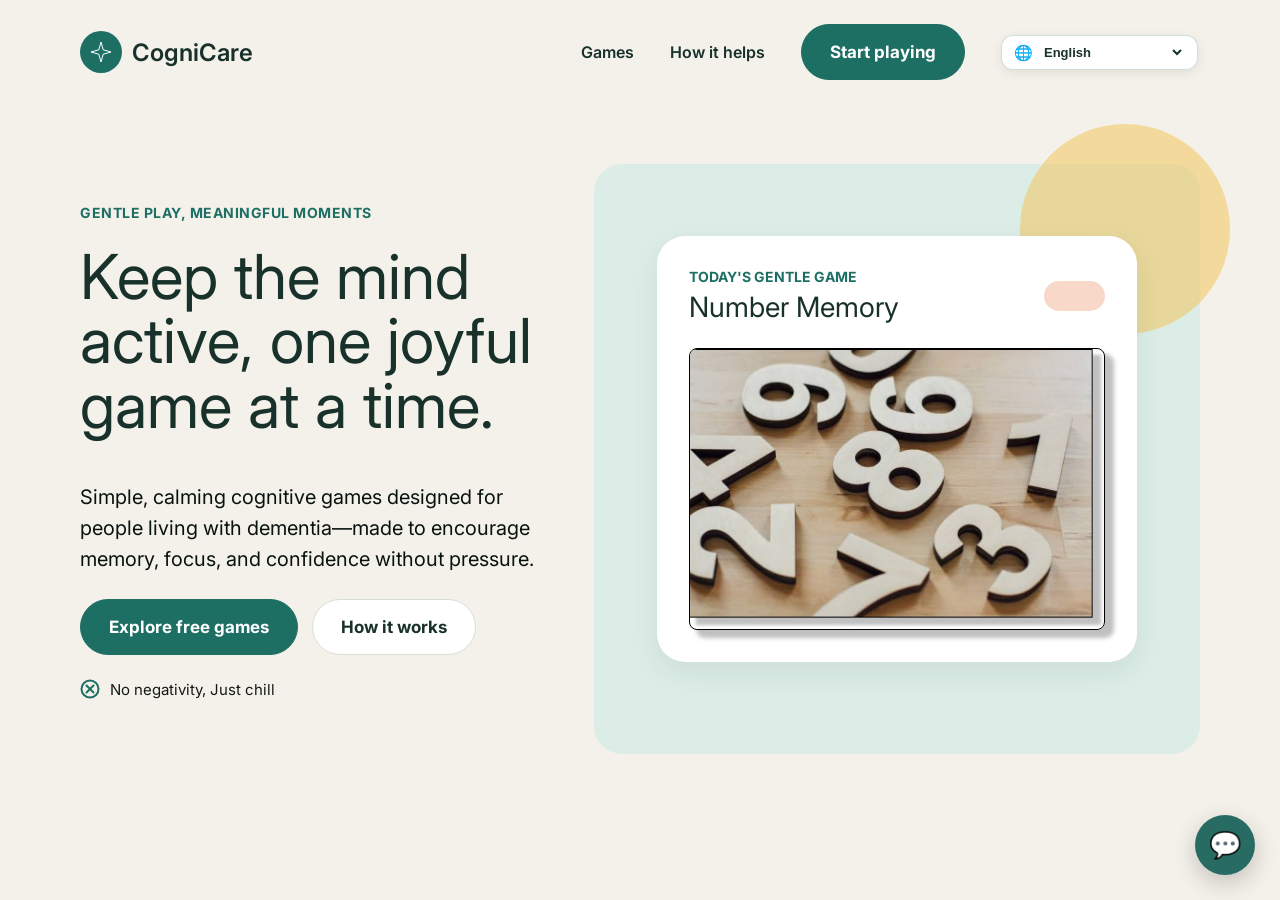
<file: index.html>
<!DOCTYPE html>
<html lang="en">
<head>
    <meta charset="UTF-8">
    <meta name="viewport" content="width=device-width, initial-scale=1.0">
    <title>CogniCare — Cognitive Games</title>

    <link rel="preconnect" href="https://fonts.googleapis.com">
    <link href="https://fonts.googleapis.com/css2?family=Inter:wght@400;600;700&display=swap" rel="stylesheet">

    <link rel="stylesheet" href="style.css">
</head>

<body>

    <header class="landing-nav">

        <div class="brand">

            <span class="brand-mark">
                <svg class="sparkle-icon" viewBox="0 0 22 22" fill="none" xmlns="http://www.w3.org/2000/svg">
                    <path d="M11 1 L13.2 8.8 L21 11 L13.2 13.2 L11 21 L8.8 13.2 L1 11 L8.8 8.8 Z" stroke="#FFFFFF" stroke-width="1"/>
                </svg>
            </span>

            <span class="brand-name">CogniCare</span>

        </div>

        <nav class="nav-links">
            <div class="nav-actions">

    
    
</div>
            <a href="games.html">Games</a>
            <a href="#how-it-helps">How it helps</a>

            <button class="nav-cta" onclick="startGame()">
                Start playing
            </button>
        </nav>

    </header>


    <main class="hero">

        <div class="hero-copy">
       

            <p class="hero-eyebrow">Gentle play, meaningful moments</p>

            <h1 class="hero-title">
                Keep the mind active, one joyful game at a time.
            </h1>

            <p class="hero-description">
                Simple, calming cognitive games designed for people living with dementia—made
                to encourage memory, focus, and confidence without pressure.
            </p>

            <div class="hero-actions">

                <button class="btn-primary" onclick="startGame()">
                    Explore free games
                </button>

                <a href="#how-it-works" class="btn-secondary">
                    How it works
                </a>

            </div>

            <div class="trust-note">

                <svg class="circle-x-icon" viewBox="0 0 20 20" fill="none" xmlns="http://www.w3.org/2000/svg">
                    <circle cx="10" cy="10" r="8.5" stroke="#1D6F64" stroke-width="2"/>
                    <line x1="6.5" y1="6.5" x2="13.5" y2="13.5" stroke="#1D6F64" stroke-width="2" stroke-linecap="round"/>
                    <line x1="13.5" y1="6.5" x2="6.5" y2="13.5" stroke="#1D6F64" stroke-width="2" stroke-linecap="round"/>
                </svg>

                <span>No negativity, Just chill</span>

            </div>

        </div>


        <div class="game-preview">

            <div class="decorative-circle"></div>

            <div class="preview-card" onclick="openPreviewGame('number-memory.html')">

                <div class="preview-heading">

                    <div class="preview-label">
                        <span class="preview-prompt">Today's gentle game</span>
                        <span class="preview-title">Number Memory</span>
                    </div>

                    <span class="preview-progress"></span>

                </div>

                <img
                    src="wooden-numbers.png"
                    alt="Number Memory game preview"
                    class="preview-image">

            </div>

        </div>
        <!-- CHATBOT BUTTON -->
<button id="chatbot-btn" class="chatbot-btn">
    💬
</button>


<!-- CHATBOT BOX -->
<div id="chatbot-box" class="chatbot-box">

    <!-- Chatbot Header -->
    <div class="chatbot-header">
        <div>
            <h3>CogniCare Assistant</h3>
            <p>I'm here to help you 😊</p>
        </div>

        <button id="close-chat">×</button>
    </div>


    <!-- Chat Messages -->
    <div id="chat-messages" class="chat-messages">

        <div class="bot-message">
            Hello! 👋 I'm your CogniCare Assistant.
            <br><br>
            I can help you choose a game, explain activities,
            or answer questions about CogniCare.
        </div>

    </div>


    <!-- Quick Questions -->
    <div class="quick-questions">

        <button onclick="askQuestion('Which game should I play?')">
            🎮 Suggest a game
        </button>

        <button onclick="askQuestion('What is Number Memory?')">
            🔢 Number Memory
        </button>

        <button onclick="askQuestion('How does CogniCare help?')">
            🧠 How does it help?
        </button>

        <button onclick="askQuestion('What games are available?')">
            🎯 Available games
        </button>

    </div>


    <!-- Input -->
    <div class="chat-input">

        <input
            type="text"
            id="user-input"
            placeholder="Type your question..."
        >

        <button id="send-btn">
            ➤
        </button>

    </div>

</div>

    </main>


    <script src="app.js"></script>

    <script src="language.js"></script>

</body>
</html>
</file>
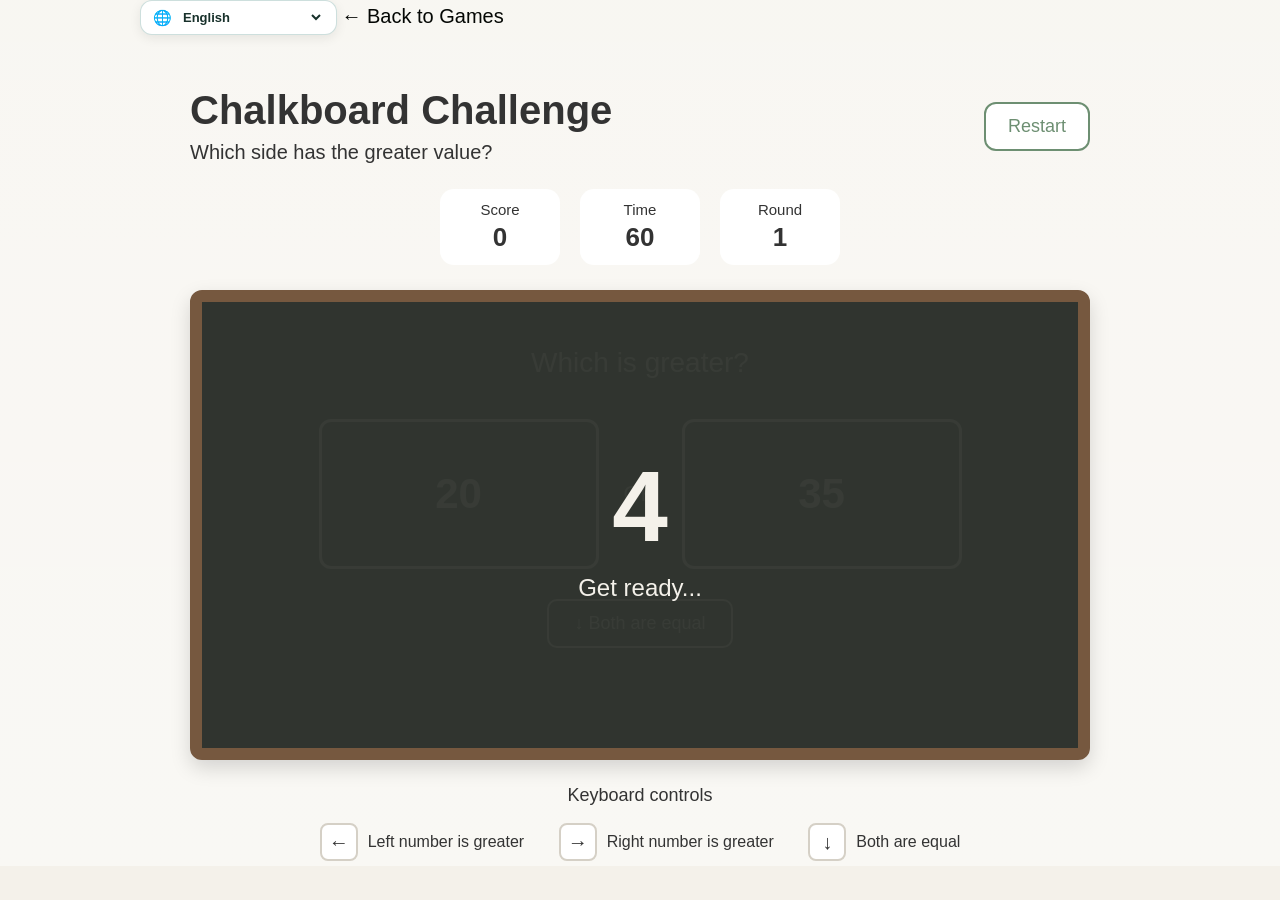
<file: chalkboard-challenge.html>
<!DOCTYPE html>
<html lang="en">

<head>
    <meta charset="UTF-8">
    <meta name="viewport" content="width=device-width, initial-scale=1.0">

    <title>Chalkboard Challenge</title>

    <link rel="stylesheet" href="style.css">
</head>

<body>

    <main class="chalkboard-game-page">

        <div class="game-container">

            <a href="games.html" class="back-link">
                ← Back to Games
            </a>

            <div class="chalkboard-game">

                <div class="chalkboard-header">

                    <div>
                        <h1>Chalkboard Challenge</h1>

                        <p>
                            Which side has the greater value?
                        </p>
                    </div>

                    <button
                        class="restart-button"
                        onclick="startChalkboardGame()">
                        Restart
                    </button>

                </div>


                <!-- GAME INFO -->

                <div class="game-stats">

                    <div class="stat-box">
                        <span>Score</span>
                        <strong id="score">0</strong>
                    </div>

                    <div class="stat-box">
                        <span>Time</span>
                        <strong id="timer">60</strong>
                    </div>

                    <div class="stat-box">
                        <span>Round</span>
                        <strong id="round">1</strong>
                    </div>

                </div>


                <!-- CHALKBOARD -->

                <div class="chalkboard">

                    <div class="chalk-question">
                        Which is greater?
                    </div>

                    <div class="number-area">

                        <button
                            class="number-card"
                            id="leftCard"
                            onclick="chooseAnswer('left')">

                            <span id="leftExpression">
                                20
                            </span>

                        </button>


                        <div class="vs">
                            OR
                        </div>


                        <button
                            class="number-card"
                            id="rightCard"
                            onclick="chooseAnswer('right')">

                            <span id="rightExpression">
                                35
                            </span>

                        </button>

                    </div>


                    <div class="equal-option">

                        <button
                            class="equal-button"
                            onclick="chooseAnswer('equal')">

                            ↓ Both are equal

                        </button>

                    </div>


                    <div
                        id="chalkMessage"
                        class="chalk-message">
                    </div>

                </div>


                <!-- CONTROLS -->

                <div class="keyboard-help">

                    <p>Keyboard controls</p>

                    <div class="key-row">

                        <span class="key">
                            ←
                        </span>

                        <span>
                            Left number is greater
                        </span>

                    </div>

                    <div class="key-row">

                        <span class="key">
                            →
                        </span>

                        <span>
                            Right number is greater
                        </span>

                    </div>

                    <div class="key-row">

                        <span class="key">
                            ↓
                        </span>

                        <span>
                            Both are equal
                        </span>

                    </div>

                </div>

            </div>

        </div>

    </main>

    <script src="chalkboard-challenge.js"></script>

    <script src="language.js"></script>

</body>

</html>
</file>
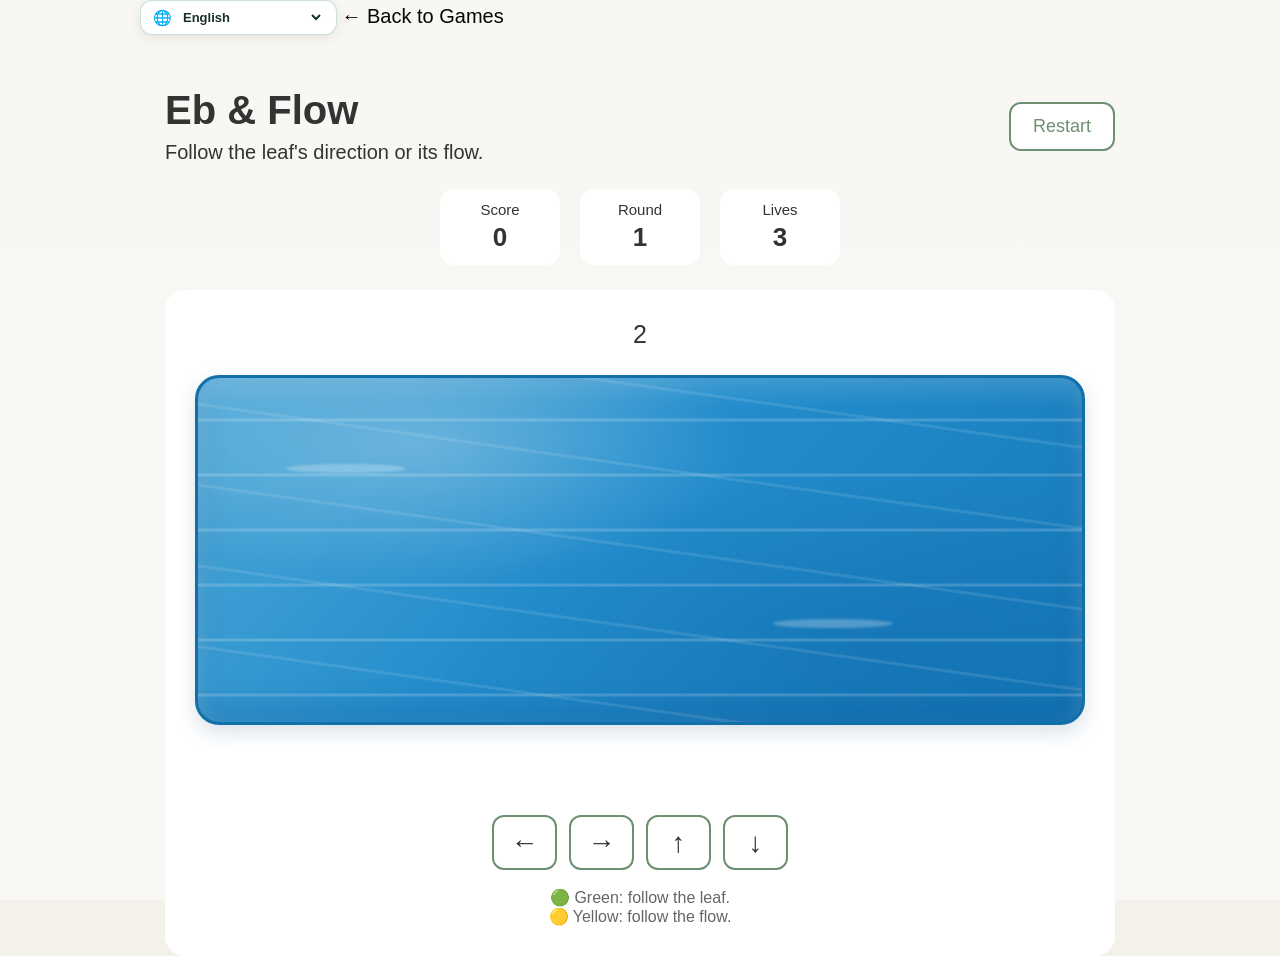
<file: eb-and-flow.html>
<!DOCTYPE html>
<html lang="en">

<head>
    <meta charset="UTF-8">
    <meta name="viewport" content="width=device-width, initial-scale=1.0">

    <title>Eb and Flow</title>

    <link rel="stylesheet" href="style.css">
</head>

<body>

    <main class="eb-and-flow-game-page">

        <div class="game-container">

            <a href="games.html" class="back-link">
                ← Back to Games
            </a>

            <div class="flow-game">

                <!-- HEADER -->

                <div class="flow-header">

                    <div>
                        <h1>Eb and Flow</h1>

                        <p>
                            Follow the leaf's direction or its flow.
                        </p>
                    </div>

                    <button
                        class="restart-button"
                        onclick="startFlowGame()">
                        Restart
                    </button>

                </div>


                <!-- STATS -->

                <div class="game-stats">

                    <div class="stat-box">
                        <span>Score</span>
                        <strong id="flowScore">0</strong>
                    </div>

                    <div class="stat-box">
                        <span>Round</span>
                        <strong id="flowRound">1</strong>
                    </div>

                    <div class="stat-box">
                        <span>Lives</span>
                        <strong id="flowLives">3</strong>
                    </div>

                </div>


                <!-- GAME AREA -->

                <div class="flow-area">

                    <!-- STATUS / COUNTDOWN -->

                    <div
                        id="flowStatus"
                        class="flow-status">
                        Get ready...
                    </div>


                    <!-- WATER -->

                    <div
                        id="flowWater"
                        class="flow-water">

                        <!-- Water highlights -->

                        <div
                            class="water-highlight"
                            style="top: 25%; left: 10%;">
                        </div>

                        <div
                            class="water-highlight"
                            style="top: 70%; left: 65%; animation-delay: 1.5s;">
                        </div>


                        <!-- LEAF -->

                        <div
                            id="flowLeaf"
                            class="flow-leaf">

                            <img
                                src="leaf-green.svg"
                                src="leaf-yellow.svg"
                                alt="Leaf"
                                class="leaf-image">

                        </div>

                    </div>


                    <!-- MESSAGE -->

                    <div
                        id="flowMessage"
                        class="game-message">
                    </div>


                    <!-- ARROW CONTROLS -->

                    <div class="flow-controls">

                        <button
                            class="flow-control"
                            onclick="chooseFlow('left')"
                            aria-label="Left">
                            ←
                        </button>

                        <button
                            class="flow-control"
                            onclick="chooseFlow('right')"
                            aria-label="Right">
                            →
                        </button>

                        <button
                            class="flow-control"
                            onclick="chooseFlow('up')"
                            aria-label="Up">
                            ↑
                        </button>

                        <button
                            class="flow-control"
                            onclick="chooseFlow('down')"
                            aria-label="Down">
                            ↓
                        </button>

                    </div>


                    <!-- HELP -->

                    <p class="flow-help">
                        🟢 Green: follow the leaf.
                        🟡 Yellow: follow the flow.
                    </p>

                </div>

            </div>

        </div>

    </main>


    <!-- GAME JAVASCRIPT -->

    <script src="eb-and-flow.js"></script>

    <script src="language.js"></script>

</body>

</html>
</file>
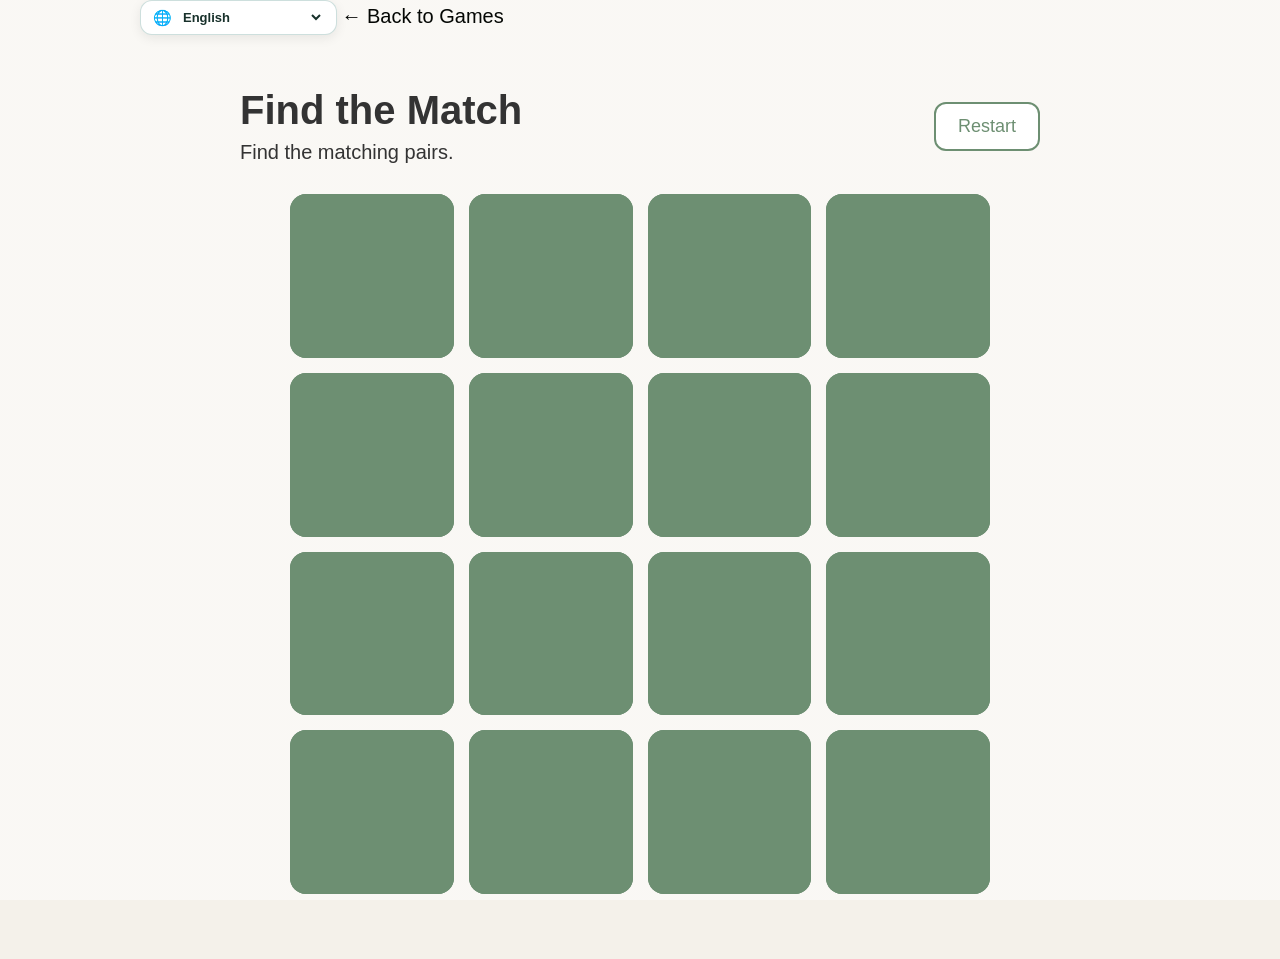
<file: find-match.html>
<!DOCTYPE html>
<html lang="en">

<head>
    <meta charset="UTF-8">
    <meta name="viewport" content="width=device-width, initial-scale=1.0">

    <title>Find the Match</title>

    <link rel="stylesheet" href="style.css">
</head>

<body>

    <main class="find-match-page">

        <div class="game-container">

            <a href="games.html" class="back-link">
                ← Back to Games
            </a>

            <div class="memory-game">

                <div class="memory-header">

                    <div>
                        <h1>Find the Match</h1>

                        <p>
                            Find the matching pairs.
                        </p>
                    </div>

                    <button
                        class="restart-button"
                        onclick="startMemoryGame()">
                        Restart
                    </button>

                </div>


                <div
                    id="gameBoard"
                    class="memory-board">
                </div>


                <div
                    id="gameMessage"
                    class="game-message">
                </div>

            </div>

        </div>

    </main>

    <script src="find-match.js"></script>

    <script src="language.js"></script>

</body>

</html>
</file>
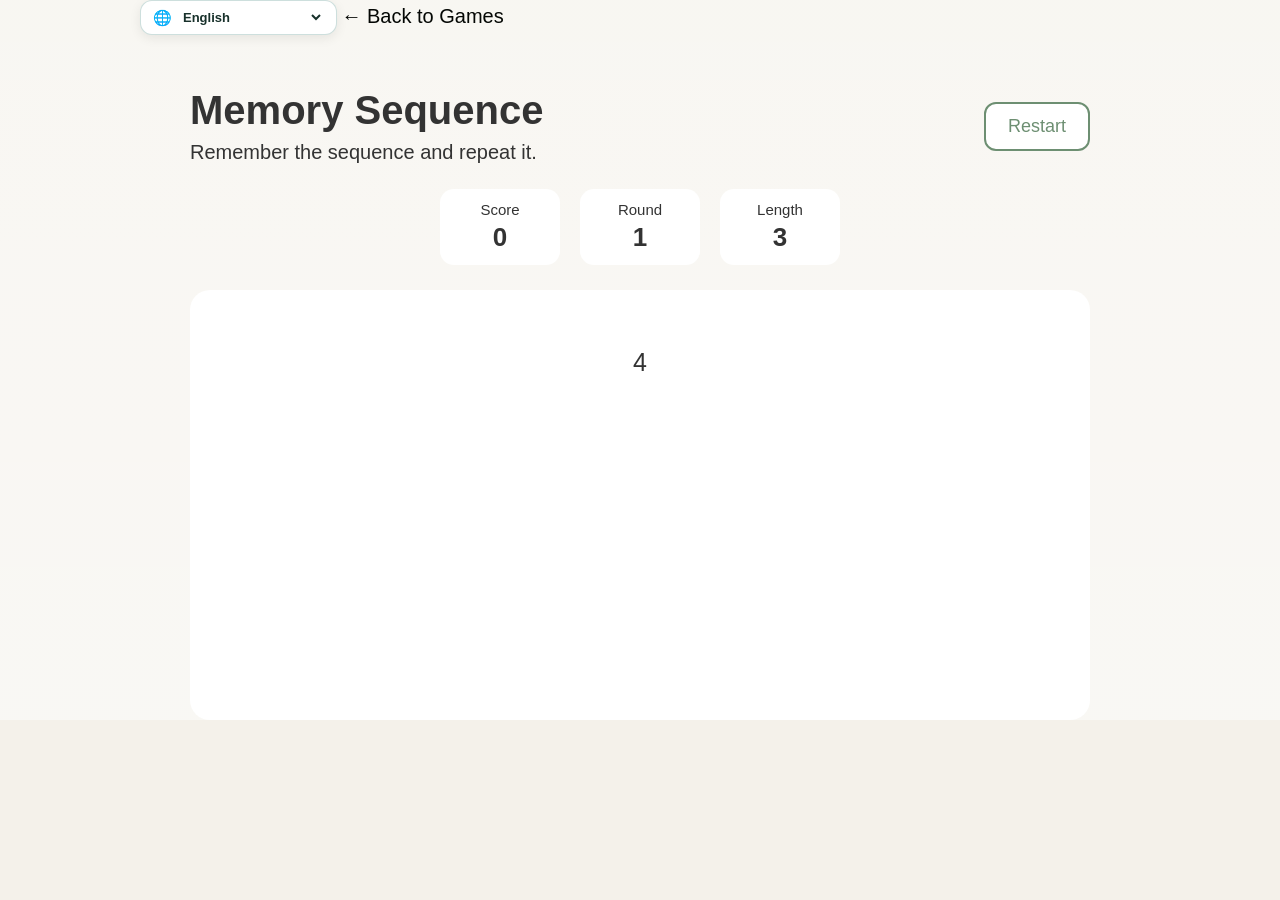
<file: memory-sequence.html>
<!DOCTYPE html>
<html lang="en">

<head>
    <meta charset="UTF-8">
    <meta name="viewport" content="width=device-width, initial-scale=1.0">

    <title>Memory Sequence</title>

    <link rel="stylesheet" href="style.css">
</head>

<body>

    <main class="memory-sequence-game-page">

        <div class="game-container">

            <a href="games.html" class="back-link">
                ← Back to Games
            </a>

            <div class="sequence-game">

                <div class="sequence-header">

                    <div>
                        <h1>Memory Sequence</h1>

                        <p>
                            Remember the sequence and repeat it.
                        </p>
                    </div>

                    <button
                        class="restart-button"
                        onclick="startSequenceGame()">
                        Restart
                    </button>

                </div>


                <!-- GAME INFO -->

                <div class="game-stats">

                    <div class="stat-box">
                        <span>Score</span>
                        <strong id="sequenceScore">0</strong>
                    </div>

                    <div class="stat-box">
                        <span>Round</span>
                        <strong id="sequenceRound">1</strong>
                    </div>

                    <div class="stat-box">
                        <span>Length</span>
                        <strong id="sequenceLength">3</strong>
                    </div>

                </div>


                <!-- SEQUENCE AREA -->

                <div class="sequence-area">

                    <div
                        id="sequenceStatus"
                        class="sequence-status">
                        Get ready...
                    </div>


                    <div
                        id="sequenceDisplay"
                        class="sequence-display">
                    </div>


                    <div
                        id="sequenceButtons"
                        class="sequence-buttons">
                    </div>


                    <div
                        id="sequenceMessage"
                        class="game-message">
                    </div>

                </div>

            </div>

        </div>

    </main>

    <script src="memory-sequence.js"></script>

    <script src="language.js"></script>

</body>

</html>
</file>
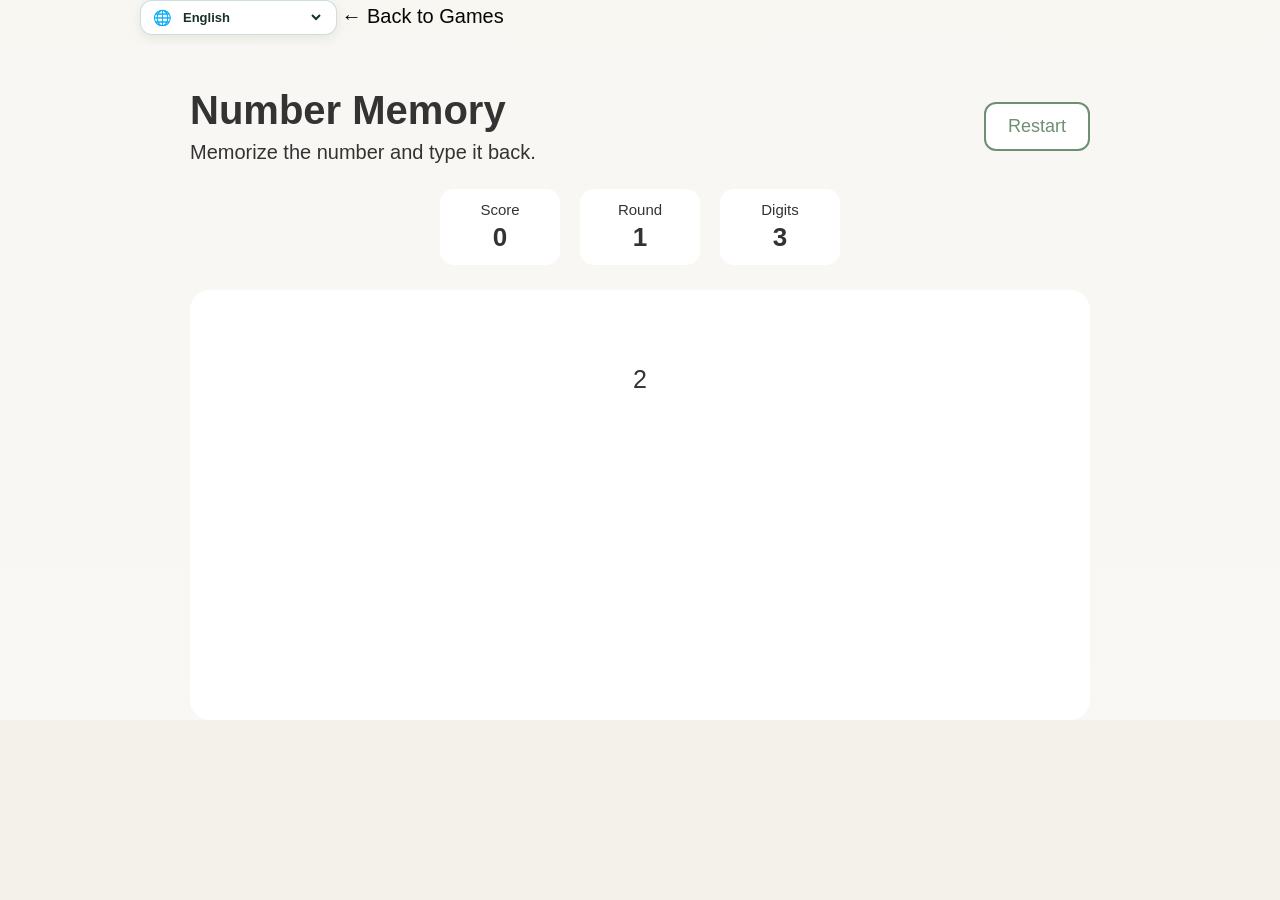
<file: number-memory.html>
<!DOCTYPE html>
<html lang="en">

<head>
    <meta charset="UTF-8">
    <meta name="viewport" content="width=device-width, initial-scale=1.0">

    <title>Number Memory</title>

    <link rel="stylesheet" href="style.css">
</head>

<body>

    <main class="number-memory-game-page">

        <div class="game-container">

            <a href="games.html" class="back-link">
                ← Back to Games
            </a>

            <div class="number-memory-game">

                <div class="number-memory-header">

                    <div>
                        <h1>Number Memory</h1>

                        <p>
                            Memorize the number and type it back.
                        </p>
                    </div>

                    <button
                        class="restart-button"
                        onclick="startNumberMemory()">
                        Restart
                    </button>

                </div>


                <!-- GAME INFO -->

                <div class="game-stats">

                    <div class="stat-box">
                        <span>Score</span>
                        <strong id="numberScore">0</strong>
                    </div>

                    <div class="stat-box">
                        <span>Round</span>
                        <strong id="numberRound">1</strong>
                    </div>

                    <div class="stat-box">
                        <span>Digits</span>
                        <strong id="numberLength">3</strong>
                    </div>

                </div>


                <!-- GAME AREA -->

                <div class="number-memory-area">

                    <div
                        id="numberStatus"
                        class="number-status">
                        Get ready...
                    </div>


                    <div
                        id="numberDisplay"
                        class="number-display">
                    </div>


                    <div
                        id="numberInputArea"
                        class="number-input-area">

                        <input
                            type="text"
                            id="numberInput"
                            class="number-input"
                            inputmode="numeric"
                            autocomplete="off"
                            placeholder="Enter the number"
                        >

                        <button
                            id="numberSubmit"
                            class="game-button"
                            onclick="submitNumber()">
                            Submit
                        </button>

                    </div>


                    <div
                        id="numberMessage"
                        class="game-message">
                    </div>

                </div>

            </div>

        </div>

    </main>

    <script src="number-memory.js"></script>

    <script src="language.js"></script>

</body>

</html>
</file>
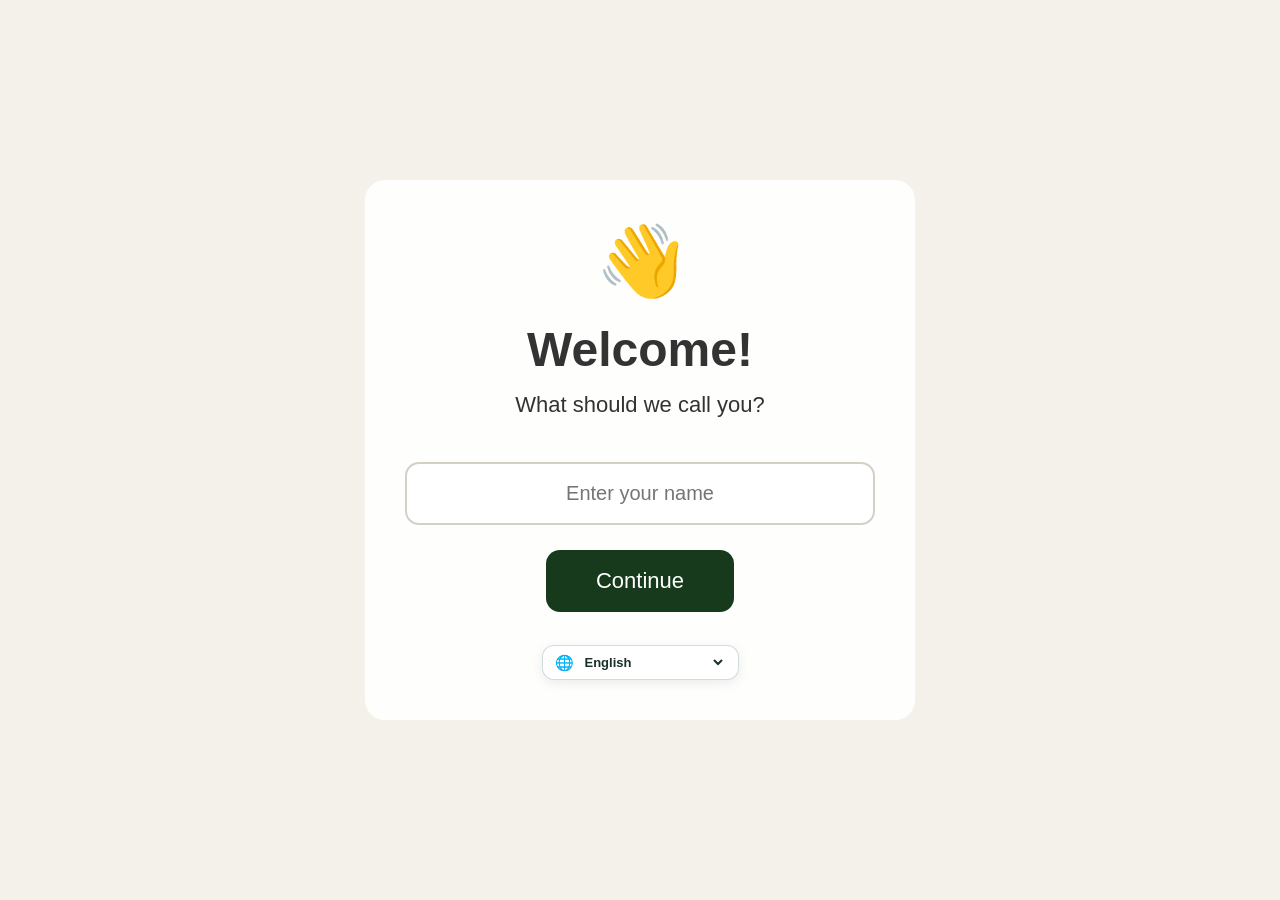
<file: profile.html>
<!DOCTYPE html>
<html lang="en">
<head>
    <meta charset="UTF-8">
    <meta name="viewport" content="width=device-width, initial-scale=1.0">
    <title>Player Profile</title>

    <link rel="stylesheet" href="style.css">
</head>

<body>

    <main class="profile-page">

        <div class="profile-card">

            <div class="logo">👋</div>

            <h1>Welcome!</h1>

            <p class="subtitle">
                What should we call you?
            </p>

            <input
                type="text"
                id="playerName"
                class="name-input"
                placeholder="Enter your name"
                autocomplete="off"
            >

            <button class="primary-button" onclick="continueToGames()">
                Continue
            </button>

            <p id="errorMessage" class="error-message"></p>

        </div>

    </main>

    <script src="app.js"></script>

    <script src="language.js"></script>

</body>
</html>
</file>
<file: style.css>
/* =================================
   GLOBAL STYLES
================================= */

* {
    margin: 0;
    padding: 0;
    box-sizing: border-box;
}

body {
    font-family: Arial, sans-serif;
    background: #f4f1ea;
    color: #333;
}


/* =================================
   LANDING PAGE
================================= */

.landing-page {
    min-height: 100vh;
    display: flex;
    justify-content: center;
    align-items: center;
    text-align: center;
    padding: 30px;
}

.landing-content {
    max-width: 650px;
}

.logo {
    font-size: 70px;
    margin-bottom: 20px;
}

h1 {
    font-size: 48px;
    margin-bottom: 20px;
    font-weight: 600;
}

.subtitle {
    font-size: 22px;
    line-height: 1.6;
    margin-bottom: 40px;
}

.primary-button {
    border: none;
    border-radius: 14px;
    padding: 18px 50px;
    font-size: 22px;
    cursor: pointer;
    background: #163a1b;
    color: white;
}

.primary-button:hover {
    opacity: 0.9;
}


/* =================================
   LANDING PAGE — HERO REDESIGN
   (used by index.html only — profile.html
   still uses .landing-page/.logo/.subtitle/
   .primary-button above)
================================= */

.landing-nav {
    display: flex;
    justify-content: space-between;
    align-items: center;

    padding: 24px 80px;

    font-family: 'Inter', Arial, sans-serif;
}

.brand {
    display: flex;
    align-items: center;
    gap: 12px;
}

.brand-mark {
    width: 42px;
    height: 42px;

    background: #1D6F64;
    border-radius: 999px;

    display: flex;
    align-items: center;
    justify-content: center;
    flex-shrink: 0;
}

.sparkle-icon {
    width: 22px;
    height: 22px;
}

.brand-name {
    font-size: 24px;
    color: #18312B;
}

.nav-links {
    display: flex;
    align-items: center;
    gap: 36px;
}

.nav-links a {
    font-size: 16px;
    font-weight: 600;
    color: #18312B;
    text-decoration: none;
}

.nav-cta {
    border: 1px solid #1D6F64;
    background: #1D6F64;
    color: white;

    border-radius: 999px;
    padding: 0 28px;
    height: 56px;

    font-size: 17px;
    font-weight: 700;
    font-family: inherit;
    cursor: pointer;
}

.nav-cta:hover {
    opacity: 0.9;
}


.hero {
    /* position: relative;
    max-width: 1440px;
    margin: 0 auto;
    padding: 60px 80px 100px;

    display: flex;
    justify-content: space-between;
    align-items: flex-start;
    gap: 40px;

    font-family: 'Inter', Arial, sans-serif; */

    position: relative;
    max-width: 1440px;
    margin: 0 auto;
    padding: 60px 80px 100px;

    display: flex;
    justify-content: space-between;
    align-items: flex-start;
    gap: 40px;

    font-family: 'Inter', Arial, sans-serif;

    /* --- new background --- */
    background-image:
        linear-gradient(rgba(244, 241, 234, 0.4), rgba(244, 241, 234, 0.5)),
        url("https://travelogyindia.b-cdn.net/storage/app/upload/northeast-history.jpg");
    background-size: cover;
    background-position: center;
    background-repeat: no-repeat;
}

.hero-copy {
    display: flex;
    flex-direction: column;
    gap: 24px;

    max-width: 610px;
    padding-top: 40px;
}

.hero-eyebrow {
    font-size: 14px;
    font-weight: 700;
    letter-spacing: 0.5px;
    text-transform: uppercase;
    color: #1D6F64;
}

.hero-title {
    font-size: 62px;
    line-height: 104%;
    font-weight: 400;
    color: #18312B;
}

.hero-description {
    font-size: 20px;
    line-height: 155%;
    color: #081310;
    max-width: 560px;
}

.hero-actions {
    display: flex;
    gap: 14px;
    flex-wrap: wrap;
}

.btn-primary {
    border: 1px solid #1D6F64;
    background: #1D6F64;
    color: white;

    border-radius: 999px;
    padding: 0 28px;
    height: 56px;

    font-size: 17px;
    font-weight: 700;
    font-family: inherit;
    cursor: pointer;

    display: inline-flex;
    align-items: center;
    justify-content: center;
}

.btn-primary:hover {
    opacity: 0.9;
}

.btn-secondary {
    border: 1px solid #D7DED8;
    background: white;
    color: #18312B;

    border-radius: 999px;
    padding: 0 28px;
    height: 56px;

    font-size: 17px;
    font-weight: 700;
    text-decoration: none;

    display: inline-flex;
    align-items: center;
    justify-content: center;
}

.btn-secondary:hover {
    background: #f5f5f5;
}

.trust-note {
    display: flex;
    align-items: center;
    gap: 10px;

    font-size: 15px;
    color: #141917;
}

.circle-x-icon {
    width: 20px;
    height: 20px;
    flex-shrink: 0;
}


/* GAME PREVIEW CARD */

.game-preview {
    position: relative;
    width: 606px;
    height: 590px;
    flex-shrink: 0;

    background: #DCEDE7;
    border-radius: 28px;
}

.decorative-circle {
    position: absolute;
    width: 210px;
    height: 210px;
    right: -30px;
    top: -40px;

    background: #F2C75C;
    opacity: 0.55;
    border-radius: 50%;
}

.preview-card {
    position: absolute;
    width: 480px;
    left: 63px;
    top: 72px;

    background: white;
    box-shadow: 0px 10px 28px rgba(24, 49, 43, 0.08);
    border-radius: 28px;

    padding: 32px;

    display: flex;
    flex-direction: column;
    gap: 24px;

    cursor: pointer;
    transition: transform 0.2s ease, box-shadow 0.2s ease;
}

.preview-card:hover {
    transform: translateY(-4px);
    box-shadow: 0px 16px 34px rgba(24, 49, 43, 0.14);
}

.preview-heading {
    display: flex;
    justify-content: space-between;
    align-items: center;
    gap: 12px;
}

.preview-label {
    display: flex;
    flex-direction: column;
    gap: 5px;
}

.preview-prompt {
    font-size: 14px;
    font-weight: 700;
    color: #1D6F64;
    text-transform: uppercase;
}

.preview-title {
    font-size: 28px;
    font-weight: 400;
    color: #18312B;
}

.preview-progress {
    width: 61px;
    height: 30px;
    flex-shrink: 0;

    background: #F7D8C9;
    border-radius: 999px;
}

.preview-image {
    width: 100%;
    height: 282px;
    object-fit: cover;

    border-radius: 8px;
    border: 1px solid #000000;
    box-shadow: 8px 7px 4px 1px rgba(0, 0, 0, 0.25);
}


/* MOBILE — LANDING HERO */

@media (max-width: 1100px) {

    .hero {
        flex-direction: column;
        align-items: center;
        text-align: center;
        padding: 40px 30px 80px;
    }

    .hero-copy {
        align-items: center;
        max-width: 100%;
        padding-top: 0;
    }

    .hero-title,
    .hero-description {
        max-width: 100%;
    }

    .hero-actions {
        justify-content: center;
    }

    .game-preview {
        width: 100%;
        max-width: 480px;
        height: auto;
        padding: 40px 0;
    }

    .decorative-circle {
        display: none;
    }

    .preview-card {
        position: relative;
        left: auto;
        top: auto;
        width: 90%;
        margin: 0 auto;
    }
}

@media (max-width: 700px) {

    .landing-nav {
        padding: 16px 20px;
        flex-wrap: wrap;
        gap: 12px;
        justify-content: center;
    }

    .nav-links {
        gap: 16px;
    }

    .hero-title {
        font-size: 38px;
    }

    .hero-description {
        font-size: 17px;
    }
}


/* =================================
   PROFILE PAGE
================================= */

/* .profile-page {
    min-height: 100vh;
    display: flex;
    justify-content: center;
    align-items: center;
    text-align: center;
    padding: 30px;
}

.profile-card {
    width: 100%;
    max-width: 550px;
}

.profile-card h1 {
    margin-bottom: 10px;
}

.name-input {
    display: block;
    width: 100%;
    padding: 18px;
    margin-bottom: 25px;

    border: 2px solid #d5d0c6;
    border-radius: 14px;

    background: white;

    font-size: 20px;
    text-align: center;

    outline: none;
}

.name-input:focus {
    border-color: #6d8f72;
}

.error-message {
    margin-top: 15px;
    font-size: 18px;
} */



/* =================================
   PROFILE PAGE
================================= */

.profile-page {
    min-height: 100vh;
    display: flex;
    justify-content: center;
    align-items: center;
    text-align: center;
    padding: 30px;

    background-image: url("https://www.tourmyindia.com/blog//wp-content/uploads/2019/11/Marvel-at-the-Beautiful-Landscape-Northeast.jpg");
    background-size: cover;
    background-position: center;
    background-repeat: no-repeat;
    background-attachment: fixed;
}

.profile-card {
    width: 100%;
    max-width: 550px;
    background: rgba(255, 255, 255, 0.9);
    padding: 40px;
    border-radius: 20px;
}

.profile-card h1 {
    margin-bottom: 10px;
}

.name-input {
    display: block;
    width: 100%;
    padding: 18px;
    margin-bottom: 25px;

    border: 2px solid #d5d0c6;
    border-radius: 14px;

    background: white;

    font-size: 20px;
    text-align: center;

    outline: none;
}

.name-input:focus {
    border-color: #6d8f72;
}

.error-message {
    margin-top: 15px;
    font-size: 18px;
}


/* =================================
   GAMES PAGE
================================= */

/* .games-page {
    min-height: 100vh;
    padding: 50px 30px;
} */


.games-page {
    min-height: 100vh;
    padding: 50px 30px;

    background-image: 
        linear-gradient(rgba(255, 255, 255, 0.4), rgba(255, 255, 255, 0.4)),
        url("https://encrypted-tbn0.gstatic.com/images?q=tbn:ANd9GcRXgi1d7_l08h9siAwKSC3TloCb1zeySWprwEW9FVOe_FyAaVIaVoiPwu4a&s=10");
        /* url("https://media.easemytrip.com/media/Blog/India/637763055824686983/637763055824686983McBfr2.jpg"); */
    background-size: cover;
    background-position: center;
    background-repeat: no-repeat;
    background-attachment: fixed;
}

.games-container {
    max-width: 1100px;
    margin: 0 auto;
}


/* NAV BAR */

.games-header {
    display: flex;
    justify-content: space-between;
    align-items: center;

    background: #eceae6;
    border-radius: 16px;

    padding: 14px 24px;

    margin-bottom: 18px;
}

.brand {
    display: flex;
    align-items: center;
    gap: 10px;

    font-size: 19px;
    font-weight: 600;
    color: #2b2b2b;
}

.brand-icon {
    width: 34px;
    height: 34px;

    border-radius: 50%;

    background: #2f6659;
    color: white;

    display: flex;
    align-items: center;
    justify-content: center;

    font-size: 15px;
}

.home-button {
    border: none;

    background: #2f6659;
    color: white;

    border-radius: 20px;

    padding: 10px 24px;

    font-size: 15px;
    font-weight: 600;
    cursor: pointer;
}

.home-button:hover {
    opacity: 0.9;
}

.games-greeting {
    margin: 4px 4px 28px;
    font-size: 16px;
    color: #0c0707;
}


/* CARD GRID */

.games-grid {
    display: flex;
    flex-wrap: wrap;
    justify-content: center;
    gap: 25px;
}

.game-card {
    flex: 0 1 300px;
    max-width: 300px;

    background: white;
    border: 1px solid #e4dfef;
    border-radius: 18px;

    overflow: hidden;
    cursor: pointer;

    display: flex;
    flex-direction: column;

    transition:
        transform 0.2s ease,
        box-shadow 0.2s ease;
}

.game-card:hover {
    transform: translateY(-4px);
    box-shadow: 0 10px 25px rgba(0, 0, 0, 0.08);
}

.card-title-bar {
    padding: 18px 22px;
    border-bottom: 1px solid #eee;
}

.card-title-bar h2 {
    font-size: 19px;
    font-weight: 600;
    color: #2b2b2b;
}

.card-icon-area {
    background: #ece6f7;
    height: 130px;

    display: flex;
    align-items: center;
    justify-content: center;
}

.card-icon-area .game-icon {
    font-size: 48px;
}

.card-description-area {
    background: #fbf7fa;

    padding: 20px 22px 55px;
    position: relative;

    flex-grow: 1;
}

.description-label {
    font-size: 16px;
    font-weight: 700;
    margin-bottom: 10px;
    color: #2b2b2b;
}

.card-description-area p {
    font-size: 14px;
    line-height: 1.5;
    color: #5c5c5c;
}

.game-button {
    position: absolute;
    right: 18px;
    bottom: 16px;

    border: none;

    background: #5b4b8a;
    color: white;

    border-radius: 20px;

    padding: 8px 20px;

    font-size: 14px;
    font-weight: 600;
    cursor: pointer;
}

.game-button:hover {
    background: #4a3d72;
}


/* MOBILE */

@media (max-width: 600px) {

    .games-header {
        padding: 12px 16px;
    }

    .brand {
        font-size: 16px;
    }

    .game-card {
        flex: 1 1 100%;
        max-width: 400px;
    }
}


/* =================================
   GENERAL GAME PAGE
================================= */

.game-page {
    min-height: 100vh;
    padding: 40px 30px;
}

.game-container {
    max-width: 1000px;
    margin: 0 auto;
}

.back-link {
    display: inline-block;

    color: #040704;

    text-decoration: none;

    font-size: 20px;

    margin-bottom: 60px;
}

.back-link:hover {
    text-decoration: underline;
}

.game-intro {
    text-align: center;

    max-width: 650px;

    margin: 0 auto;
}

.game-intro .game-icon {
    font-size: 75px;
    margin-bottom: 20px;
}

.game-intro h1 {
    font-size: 42px;
    margin-bottom: 15px;
}

.game-intro p {
    font-size: 21px;
    line-height: 1.6;
    margin-bottom: 35px;
}


/* =================================
   FIND THE MATCH
================================= */

.find-match-page {
    background-image: 
        linear-gradient(rgba(255, 255, 255, 0.5), rgba(255, 255, 255, 0.5)),
        url("https://media.easemytrip.com/media/Blog/India/637763055824686983/637763055824686983McBfr2.jpg");
    background-size: cover;
    background-position: center;
    background-repeat: no-repeat;
    background-attachment: fixed;
}

.memory-game {
    max-width: 800px;
    margin: 0 auto;
}

.memory-header {
    display: flex;
    justify-content: space-between;
    align-items: center;

    margin-bottom: 30px;
}

.memory-header h1 {
    font-size: 40px;
    margin-bottom: 8px;
}

.memory-header p {
    font-size: 20px;
}

.restart-button {
    border: 2px solid #6d8f72;

    background: white;
    color: #6d8f72;

    border-radius: 12px;

    padding: 12px 22px;

    font-size: 18px;
    cursor: pointer;
}

.restart-button:hover {
    background: #6d8f72;
    color: white;
}

.memory-board {
    display: grid;

    grid-template-columns: repeat(4, 1fr);

    gap: 15px;

    max-width: 700px;

    margin: 0 auto;
}

.memory-card {
    aspect-ratio: 1 / 1;

    border: none;

    border-radius: 16px;

    background: #6d8f72;

    cursor: pointer;

    position: relative;

    transform-style: preserve-3d;

    transition: transform 0.4s ease;
}

.memory-card.flipped {
    transform: rotateY(180deg);
}

.card-front,
.card-back {
    position: absolute;

    inset: 0;

    display: flex;

    justify-content: center;
    align-items: center;

    border-radius: 16px;

    backface-visibility: hidden;
}

.card-front {
    background: #6d8f72;
}

.card-back {
    background: white;

    border: 3px solid #6d8f72;

    font-size: 55px;

    transform: rotateY(180deg);
}


/*
   Matched cards stay face-up
   and remain fully visible.
*/

.memory-card.matched {
    opacity: 1;
    cursor: default;
}

.game-message {
    text-align: center;

    font-size: 24px;

    margin-top: 30px;

    min-height: 35px;
}


/* =================================
   CHALKBOARD CHALLENGE
================================= */

.chalkboard-game-page{
    background-image: 
        linear-gradient(rgba(255, 255, 255, 0.4), rgba(255, 255, 255, 0.5)),
        url("https://media.easemytrip.com/media/Blog/India/637763055824686983/637763055824686983McBfr2.jpg");
    background-size: cover;
    background-position: center;
    background-repeat: no-repeat;
    background-attachment: fixed;
}

.chalkboard-game {
    max-width: 900px;
    margin: 0 auto;
}

.chalkboard-header {
    display: flex;

    justify-content: space-between;
    align-items: center;

    margin-bottom: 25px;
}

.chalkboard-header h1 {
    font-size: 40px;
    margin-bottom: 8px;
}

.chalkboard-header p {
    font-size: 20px;
}


/* =================================
   SCORE / TIMER / ROUND
================================= */

.game-stats {
    display: flex;

    justify-content: center;

    gap: 20px;

    margin-bottom: 25px;
}

.stat-box {
    background: white;

    border-radius: 14px;

    padding: 12px 30px;

    text-align: center;

    min-width: 120px;
}

.stat-box span {
    display: block;

    font-size: 15px;

    margin-bottom: 4px;
}

.stat-box strong {
    font-size: 26px;
}


/* =================================
   CHALKBOARD
================================= */

.chalkboard {
    background: #30352f;

    border: 12px solid #76583f;

    border-radius: 12px;

    padding: 45px 35px;

    min-height: 430px;

    box-shadow:
        0 8px 20px rgba(0, 0, 0, 0.15);
}

.chalk-question {
    color: #f4f1ea;

    text-align: center;

    font-size: 28px;

    margin-bottom: 40px;
}


/* =================================
   NUMBER CARDS
================================= */

.number-area {
    display: flex;

    align-items: center;

    justify-content: center;

    gap: 25px;
}

.number-card {
    width: 280px;
    height: 150px;

    background: transparent;

    color: #f4f1ea;

    border: 3px solid #f4f1ea;

    border-radius: 12px;

    font-size: 42px;

    font-weight: 600;

    cursor: pointer;

    transition:
        transform 0.15s ease,
        background 0.15s ease;
}

.number-card:hover {
    transform: scale(1.03);

    background: rgba(255, 255, 255, 0.08);
}

.number-card:active {
    transform: scale(0.98);
}

.vs {
    color: #f4f1ea;

    font-size: 22px;
}


/* =================================
   EQUAL BUTTON
================================= */

.equal-option {
    text-align: center;

    margin-top: 30px;
}

.equal-button {
    background: transparent;

    color: #f4f1ea;

    border: 2px solid #f4f1ea;

    border-radius: 10px;

    padding: 12px 25px;

    font-size: 18px;

    cursor: pointer;
}

.equal-button:hover {
    background: rgba(255, 255, 255, 0.08);
}


/* =================================
   CHALKBOARD MESSAGE
================================= */

.chalk-message {
    text-align: center;

    color: #f4f1ea;

    font-size: 22px;

    min-height: 30px;

    margin-top: 25px;
}


/* =================================
   KEYBOARD HELP
================================= */

.keyboard-help {
    margin-top: 25px;

    text-align: center;
}

.keyboard-help > p {
    font-size: 18px;

    margin-bottom: 12px;
}

.key-row {
    display: inline-flex;

    align-items: center;

    gap: 10px;

    margin: 5px 15px;

    font-size: 16px;
}

.key {
    display: inline-flex;

    justify-content: center;

    align-items: center;

    width: 38px;
    height: 38px;

    background: white;

    border: 2px solid #d5d0c6;

    border-radius: 8px;

    font-size: 20px;

    font-weight: bold;
}


/* =================================
   MOBILE — GENERAL
================================= */

@media (max-width: 700px) {

    .games-grid {
        grid-template-columns: 1fr;
    }

    .games-header {
        flex-direction: column;

        align-items: flex-start;

        gap: 20px;
    }

    .games-header h1 {
        font-size: 32px;
    }


    /* CHALKBOARD */

    .chalkboard-header {
        flex-direction: column;

        align-items: flex-start;

        gap: 15px;
    }

    .game-stats {
        gap: 8px;
    }

    .stat-box {
        min-width: 90px;

        padding: 10px 15px;
    }

    .number-area {
        flex-direction: column;
    }

    .number-card {
        width: 90%;

        max-width: 280px;
    }

    .vs {
        margin: -5px 0;
    }

    .chalkboard {
        padding: 35px 15px;
    }
}


/* =================================
   MOBILE — FIND THE MATCH
================================= */

@media (max-width: 600px) {

    .memory-board {
        grid-template-columns: repeat(4, 1fr);

        gap: 8px;
    }

    .card-back {
        font-size: 35px;
    }

    .memory-header {
        align-items: flex-start;

        gap: 15px;
    }

    .memory-header h1 {
        font-size: 30px;
    }
}
/* =================================
   CHALKBOARD ANIMATIONS
================================= */


/* 5 SECOND COUNTDOWN */

.countdown-overlay {
    position: absolute;

    inset: 0;

    display: flex;

    flex-direction: column;

    justify-content: center;

    align-items: center;

    background: rgba(48, 53, 47, 0.96);

    z-index: 10;

    border-radius: 4px;

    color: #f4f1ea;
}

.countdown-number {
    font-size: 100px;

    font-weight: bold;

    animation: countdownPop 0.8s ease;
}

.countdown-overlay p {
    font-size: 24px;

    margin-top: 10px;
}

.countdown-pop {
    animation: countdownPop 0.8s ease;
}

@keyframes countdownPop {

    0% {
        transform: scale(0.5);
        opacity: 0;
    }

    60% {
        transform: scale(1.15);
        opacity: 1;
    }

    100% {
        transform: scale(1);
        opacity: 1;
    }
}


/* QUESTION APPEARS */

.question-enter {
    animation: questionEnter 0.7s ease;
}

@keyframes questionEnter {

    0% {
        opacity: 0;
        transform: translateY(15px);
    }

    100% {
        opacity: 1;
        transform: translateY(0);
    }
}


/* CORRECT ANSWER */

.answer-correct {
    animation: correctAnswer 0.6s ease;
}

@keyframes correctAnswer {

    0% {
        transform: scale(1);
    }

    50% {
        transform: scale(1.06);
    }

    100% {
        transform: scale(1);
    }
}


/* WRONG ANSWER */

.answer-wrong {
    animation: wrongAnswer 0.45s ease;
}

@keyframes wrongAnswer {

    0% {
        transform: translateX(0);
    }

    25% {
        transform: translateX(-7px);
    }

    50% {
        transform: translateX(7px);
    }

    75% {
        transform: translateX(-4px);
    }

    100% {
        transform: translateX(0);
    }
}


/* MESSAGE */

.message-pop {
    animation: messagePop 0.4s ease;
}

@keyframes messagePop {

    0% {
        opacity: 0;
        transform: translateY(8px);
    }

    100% {
        opacity: 1;
        transform: translateY(0);
    }
}


/* GAME OVER */

.game-over {
    animation: gameOverPop 0.7s ease;
}

@keyframes gameOverPop {

    0% {
        opacity: 0;
        transform: scale(0.9);
    }

    100% {
        opacity: 1;
        transform: scale(1);
    }
}


/* FADE CARDS WHEN GAME ENDS */

.game-finished {
    opacity: 0.65;
}


/* =================================
   MAKE CHALKBOARD POSITIONABLE
================================= */

.chalkboard {
    position: relative;
}


/* =================================
   MEMORY SEQUENCE
================================= */

.memory-sequence-game-page{
    background-image: 
        linear-gradient(rgba(255, 255, 255, 0.4), rgba(255, 255, 255, 0.5)),
        url("https://media.easemytrip.com/media/Blog/India/637763055824686983/637763055824686983McBfr2.jpg");
    background-size: cover;
    background-position: center;
    background-repeat: no-repeat;
    background-attachment: fixed;
}

.sequence-game {
    max-width: 900px;
    margin: 0 auto;
}

.sequence-header {
    display: flex;
    justify-content: space-between;
    align-items: center;
    margin-bottom: 25px;
}

.sequence-header h1 {
    font-size: 40px;
    margin-bottom: 8px;
}

.sequence-header p {
    font-size: 20px;
}

.sequence-area {
    background: white;
    border-radius: 20px;
    padding: 45px 30px;
    min-height: 430px;
    display: flex;
    flex-direction: column;
    align-items: center;
    justify-content: center;
}

.sequence-status {
    font-size: 25px;
    margin-bottom: 30px;
    min-height: 35px;
    text-align: center;
}

.sequence-display {
    width: 180px;
    height: 150px;
    display: flex;
    justify-content: center;
    align-items: center;
    font-size: 85px;
    margin-bottom: 35px;
}

.sequence-buttons {
    display: flex;
    justify-content: center;
    flex-wrap: wrap;
    gap: 15px;
    max-width: 600px;
}

.sequence-button {
    width: 85px;
    height: 85px;
    border: 3px solid #6d8f72;
    border-radius: 15px;
    background: white;
    color: #333;
    font-size: 40px;
    cursor: pointer;
    transition:
        transform 0.15s ease,
        background 0.15s ease;
}

.sequence-button:hover {
    transform: scale(1.06);
    background: #f4f1ea;
}

.sequence-button:active {
    transform: scale(0.95);
}

.sequence-pop {
    animation: sequencePop 0.5s ease;
}

@keyframes sequencePop {

    0% {
        opacity: 0;
        transform: scale(0.5);
    }

    60% {
        opacity: 1;
        transform: scale(1.15);
    }

    100% {
        opacity: 1;
        transform: scale(1);
    }

}


/* =================================
   MEMORY SEQUENCE MOBILE
================================= */

@media (max-width: 600px) {

    .sequence-header {
        flex-direction: column;
        align-items: flex-start;
        gap: 15px;
    }

    .sequence-header h1 {
        font-size: 32px;
    }

    .sequence-area {
        padding: 35px 15px;
    }

    .sequence-button {
        width: 65px;
        height: 65px;
        font-size: 30px;
    }

    .sequence-display {
        font-size: 70px;
    }

}


/* =================================
   NUMBER MEMORY
================================= */

.number-memory-game-page{
    background-image: 
        linear-gradient(rgba(255, 255, 255, 0.4), rgba(255, 255, 255, 0.5)),
        url("https://media.easemytrip.com/media/Blog/India/637763055824686983/637763055824686983McBfr2.jpg");
    background-size: cover;
    background-position: center;
    background-repeat: no-repeat;
    background-attachment: fixed;
}

.number-memory-game {
    max-width: 900px;
    margin: 0 auto;
}

.number-memory-header {
    display: flex;
    justify-content: space-between;
    align-items: center;
    margin-bottom: 25px;
}

.number-memory-header h1 {
    font-size: 40px;
    margin-bottom: 8px;
}

.number-memory-header p {
    font-size: 20px;
}

.number-memory-area {
    background: white;
    border-radius: 20px;
    padding: 45px 30px;
    min-height: 430px;

    display: flex;
    flex-direction: column;
    align-items: center;
    justify-content: center;
}

.number-status {
    font-size: 25px;
    margin-bottom: 30px;
    min-height: 35px;
    text-align: center;
}

.number-display {
    min-height: 120px;
    display: flex;
    align-items: center;
    justify-content: center;

    font-size: 70px;
    font-weight: bold;
    letter-spacing: 8px;

    margin-bottom: 30px;
}

.number-input-area {
    display: none;
    justify-content: center;
    align-items: center;
    gap: 12px;
    width: 100%;
    max-width: 600px;
}

.number-input {
    width: 320px;
    padding: 15px 20px;

    border: 2px solid #d5d0c6;
    border-radius: 12px;

    font-size: 24px;
    text-align: center;

    outline: none;
}

.number-input:focus {
    border-color: #6d8f72;
}

.number-input-area .game-button {
    padding: 15px 25px;
}

.number-pop {
    animation: numberPop 0.6s ease;
}

@keyframes numberPop {

    0% {
        opacity: 0;
        transform: scale(0.7);
    }

    60% {
        opacity: 1;
        transform: scale(1.08);
    }

    100% {
        opacity: 1;
        transform: scale(1);
    }

}


/* =================================
   NUMBER MEMORY MOBILE
================================= */

@media (max-width: 600px) {

    .number-memory-header {
        flex-direction: column;
        align-items: flex-start;
        gap: 15px;
    }

    .number-memory-header h1 {
        font-size: 32px;
    }

    .number-memory-area {
        padding: 35px 15px;
    }

    .number-display {
        font-size: 50px;
        letter-spacing: 5px;
    }

    .number-input-area {
        flex-direction: column;
    }

    .number-input {
        width: 90%;
    }

}
/* =================================
   EB AND FLOW
================================= */

.eb-and-flow-game-page{
    background-image: 
        linear-gradient(rgba(255, 255, 255, 0.4), rgba(255, 255, 255, 0.5)),
        url("https://media.easemytrip.com/media/Blog/India/637763055824686983/637763055824686983McBfr2.jpg");
    background-size: cover;
    background-position: center;
    background-repeat: no-repeat;
    background-attachment: fixed;
}

.flow-game {
    max-width: 950px;
    margin: 0 auto;
}

.flow-header {
    display: flex;
    justify-content: space-between;
    align-items: center;
    margin-bottom: 25px;
}

.flow-header h1 {
    font-size: 40px;
    margin-bottom: 8px;
}

.flow-header p {
    font-size: 20px;
}

.flow-area {
    background: white;
    border-radius: 20px;
    padding: 30px;
    min-height: 550px;

    display: flex;
    flex-direction: column;
    align-items: center;
}

.flow-status {
    font-size: 25px;
    min-height: 35px;
    margin-bottom: 20px;
    text-align: center;
    font-weight: 500;
}


/* =================================
   BLUE WATER
================================= */

.flow-water {
    width: 100%;
    height: 350px;

    position: relative;
    overflow: hidden;

    border-radius: 24px;

    background:
        radial-gradient(
            ellipse at 25% 20%,
            rgba(255,255,255,0.25),
            transparent 35%
        ),
        radial-gradient(
            ellipse at 75% 80%,
            rgba(0,70,140,0.18),
            transparent 45%
        ),
        linear-gradient(
            135deg,
            #4fa9d8 0%,
            #238dcc 45%,
            #1478b8 100%
        );

    border: 3px solid #126fa8;

    box-shadow:
        inset 0 10px 25px rgba(255,255,255,0.18),
        inset 0 -15px 30px rgba(0,60,120,0.2),
        0 8px 20px rgba(0,70,120,0.15);
}


/* =================================
   FLOWING WATER WAVES
================================= */

.flow-water::before {
    content: "";

    position: absolute;

    width: 180%;
    height: 100%;

    left: -40%;
    top: 0;

    background:
        repeating-linear-gradient(
            0deg,
            transparent 0px,
            transparent 25px,
            rgba(255,255,255,0.18) 26px,
            rgba(255,255,255,0.18) 28px,
            transparent 29px,
            transparent 55px
        );

    animation: waterCurrent 5s linear infinite;

    pointer-events: none;
}


.flow-water::after {
    content: "";

    position: absolute;

    width: 180%;
    height: 100%;

    left: -40%;
    top: 0;

    background:
        repeating-linear-gradient(
            8deg,
            transparent 0px,
            transparent 42px,
            rgba(255,255,255,0.10) 43px,
            rgba(255,255,255,0.10) 45px,
            transparent 46px,
            transparent 80px
        );

    animation: waterCurrent 7s linear infinite reverse;

    pointer-events: none;
}


@keyframes waterCurrent {

    from {
        transform: translateX(-12%);
    }

    to {
        transform: translateX(12%);
    }

}


/* =================================
   WATER HIGHLIGHTS
================================= */

.water-highlight {
    position: absolute;

    width: 120px;
    height: 9px;

    border-radius: 50%;

    background: rgba(255,255,255,0.25);

    filter: blur(1px);

    z-index: 2;

    animation:
        highlightMove 4s ease-in-out infinite alternate;

    pointer-events: none;
}


@keyframes highlightMove {

    from {
        transform: translateX(-25px);
        opacity: 0.25;
    }

    to {
        transform: translateX(35px);
        opacity: 0.65;
    }

}


/* =================================
   LEAF
================================= */

.flow-leaf {
    position: absolute;

    width: 90px;
    height: 90px;

    display: none;

    align-items: center;
    justify-content: center;

    z-index: 10;

    transform: translate(-50%, -50%);

    filter:
        drop-shadow(
            0 8px 7px rgba(0,40,60,0.25)
        );

    pointer-events: none;
}


.flow-leaf .leaf-image {
    width: 75px;
    height: 75px;

    object-fit: contain;

    display: block;

    transform-origin: center;
}


/* =================================
   GREEN LEAF
================================= */

/* .flow-leaf.green .leaf-image {
    filter:
        sepia(1)
        saturate(5)
        hue-rotate(55deg)
        brightness(0.78)
        contrast(1.05);
} */


/* =================================
   YELLOW LEAF
================================= */

/* .flow-leaf.yellow .leaf-image {
    filter:
        sepia(1)
        saturate(6)
        hue-rotate(355deg)
        brightness(1.1)
        contrast(1.05);
} */


/* LEAF DIRECTION */

.point-left {
    transform: rotate(225deg);
}

.point-right {
    transform: rotate(45deg);
}

.point-down {
    transform: rotate(135deg);
}

.point-up {
    transform: rotate(315deg);
}



/* =================================
   FLOW DIRECTION
================================= */

/*
   The leaf now travels noticeably
   in the direction of the water current.
*/

.move-left {
    animation:
        flowLeft 2.2s ease-in-out infinite alternate;
}

.move-right {
    animation:
        flowRight 2.2s ease-in-out infinite alternate;
}

.move-up {
    animation:
        flowUp 2.2s ease-in-out infinite alternate;
}

.move-down {
    animation:
        flowDown 2.2s ease-in-out infinite alternate;
}


@keyframes flowLeft {

    from {
        margin-left: 90px;
    }

    to {
        margin-left: -90px;
    }

}


@keyframes flowRight {

    from {
        margin-left: -90px;
    }

    to {
        margin-left: 90px;
    }

}


@keyframes flowUp {

    from {
        margin-top: 80px;
    }

    to {
        margin-top: -80px;
    }

}


@keyframes flowDown {

    from {
        margin-top: -80px;
    }

    to {
        margin-top: 80px;
    }

}


/* =================================
   CORRECT
================================= */

.flow-correct {
    animation:
        leafCorrect 0.55s ease forwards !important;
}


@keyframes leafCorrect {

    0% {
        transform:
            translate(-50%, -50%)
            scale(1);
    }

    50% {
        transform:
            translate(-50%, -50%)
            scale(1.25);
    }

    100% {
        transform:
            translate(-50%, -50%)
            scale(0);
        opacity: 0;
    }

}


/* =================================
   WRONG
================================= */

.flow-wrong {
    animation:
        leafWrong 0.45s ease !important;
}


@keyframes leafWrong {

    0% {
        transform:
            translate(-50%, -50%)
            rotate(0deg);
    }

    25% {
        transform:
            translate(-50%, -50%)
            rotate(-10deg);
    }

    50% {
        transform:
            translate(-50%, -50%)
            rotate(10deg);
    }

    75% {
        transform:
            translate(-50%, -50%)
            rotate(-6deg);
    }

    100% {
        transform:
            translate(-50%, -50%)
            rotate(0deg);
    }

}


/* =================================
   CONTROLS
================================= */

.flow-controls {
    display: flex;
    justify-content: center;
    gap: 12px;
    margin-top: 25px;
}

.flow-control {
    width: 65px;
    height: 55px;

    border: 2px solid #6d8f72;
    border-radius: 12px;

    background: white;
    color: #333;

    font-size: 28px;

    cursor: pointer;

    transition:
        transform 0.15s ease,
        background 0.15s ease,
        box-shadow 0.15s ease;
}

.flow-control:hover {
    transform: translateY(-3px);
    background: #f4f1ea;

    box-shadow:
        0 5px 12px rgba(0,0,0,0.1);
}

.flow-control:active {
    transform: scale(0.94);
}


/* =================================
   HELP
================================= */

.flow-help {
    margin-top: 18px;
    font-size: 16px;
    text-align: center;
    color: #666;
}


/* =================================
   MOBILE
================================= */

@media (max-width: 600px) {

    .flow-header {
        flex-direction: column;
        align-items: flex-start;
        gap: 15px;
    }

    .flow-header h1 {
        font-size: 32px;
    }

    .flow-area {
        padding: 20px 12px;
    }

    .flow-water {
        height: 300px;
    }

    .flow-leaf {
        width: 70px;
        height: 70px;
    }

    .flow-leaf .leaf-image {
        width: 62px;
        height: 62px;
    }

    .flow-control {
        width: 55px;
        height: 50px;
    }

}

/* =====================================
   COGNICARE CHATBOT
===================================== */


/* Floating Chat Button */

.chatbot-btn {
    position: fixed;
    right: 25px;
    bottom: 25px;

    width: 60px;
    height: 60px;

    border: none;
    border-radius: 50%;

    background-color: #286b63;
    color: white;

    font-size: 26px;

    cursor: pointer;

    box-shadow: 0 8px 25px rgba(0,0,0,0.2);

    z-index: 1000;

    transition: 0.3s;
}


.chatbot-btn:hover {
    transform: scale(1.08);
}


/* Chatbot Main Box */

.chatbot-box {

    position: fixed;

    right: 25px;
    bottom: 95px;

    width: 360px;
    height: 520px;

    background-color: white;

    border-radius: 20px;

    box-shadow: 0 15px 50px rgba(0,0,0,0.25);

    overflow: hidden;

    display: none;

    flex-direction: column;

    z-index: 999;
}


/* Header */

.chatbot-header {

    background-color: #286b63;

    color: white;

    padding: 16px 18px;

    display: flex;

    justify-content: space-between;

    align-items: center;
}


.chatbot-header h3 {

    margin: 0;

    font-size: 18px;
}


.chatbot-header p {

    margin: 4px 0 0;

    font-size: 12px;

    opacity: 0.9;
}


#close-chat {

    border: none;

    background: transparent;

    color: white;

    font-size: 28px;

    cursor: pointer;
}


/* Messages Area */

.chat-messages {

    flex: 1;

    padding: 15px;

    overflow-y: auto;

    background-color: #f4f8f6;
}


/* Bot Message */

.bot-message {

    background-color: #dfeee9;

    color: #173f3d;

    padding: 11px 14px;

    border-radius: 15px 15px 15px 4px;

    margin-bottom: 12px;

    width: fit-content;

    max-width: 85%;

    font-size: 14px;

    line-height: 1.5;
}


/* User Message */

.user-message {

    background-color: #d8e8f5;

    color: #183f3d;

    padding: 11px 14px;

    border-radius: 15px 15px 4px 15px;

    margin-bottom: 12px;

    margin-left: auto;

    width: fit-content;

    max-width: 85%;

    font-size: 14px;

    line-height: 1.5;
}


/* Quick Questions */

.quick-questions {

    display: flex;

    gap: 7px;

    padding: 9px;

    overflow-x: auto;

    background-color: white;

    border-top: 1px solid #e5e5e5;
}


.quick-questions button {

    white-space: nowrap;

    padding: 7px 10px;

    border: 1px solid #bdd0cb;

    border-radius: 15px;

    background-color: white;

    color: #286b63;

    cursor: pointer;

    font-size: 12px;
}


.quick-questions button:hover {

    background-color: #e5f0ed;
}


/* Input Area */

.chat-input {

    display: flex;

    padding: 10px;

    background-color: white;

    border-top: 1px solid #ddd;
}


#user-input {

    flex: 1;

    padding: 11px 13px;

    border: 1px solid #ccd7d4;

    border-radius: 20px;

    outline: none;

    font-size: 14px;
}


#send-btn {

    width: 42px;

    height: 42px;

    margin-left: 7px;

    border: none;

    border-radius: 50%;

    background-color: #286b63;

    color: white;

    font-size: 17px;

    cursor: pointer;
}


#send-btn:hover {

    background-color: #1d5751;
}


/* Mobile */

@media (max-width: 500px) {

    .chatbot-box {

        right: 10px;

        bottom: 85px;

        width: calc(100% - 20px);

        height: 500px;
    }

}
/* =================================
   NORTHEAST LANGUAGE SWITCHER
   Kept inside the existing page layout so it does not float over content.
================================= */
.cognicare-language-wrap {
    display: inline-flex;
    align-items: center;
    gap: 7px;
    padding: 8px 12px;
    border: 1px solid rgba(29,111,100,.22);
    border-radius: 12px;
    background: #ffffff;
    box-shadow: 0 3px 12px rgba(0,0,0,.08);
    font-family: Arial, sans-serif;
    flex-shrink: 0;
}
.cognicare-language-icon {
    font-size: 15px;
    line-height: 1;
}
#cognicare-language-switcher {
    min-width: 145px;
    border: 0;
    outline: 0;
    background: transparent;
    color: #18312B;
    font-size: 13px;
    font-weight: 600;
    cursor: pointer;
}
.landing-nav .cognicare-language-wrap {
    margin-left: auto;
}
.nav-links .cognicare-language-wrap {
    margin-right: 2px;
}
.games-header .cognicare-language-wrap {
    margin-left: auto;
}
.game-container > .cognicare-language-wrap {
    align-self: flex-end;
    margin: 0 0 14px auto;
}
.profile-card > .cognicare-language-wrap {
    align-self: center;
    margin-top: 18px;
}
@media (max-width: 800px) {
    .landing-nav {
        flex-wrap: wrap;
        gap: 14px;
    }
    .nav-links {
        flex-wrap: wrap;
    }
    #cognicare-language-switcher {
        min-width: 125px;
    }
}
@media (max-width: 600px) {
    .cognicare-language-wrap {
        padding: 7px 9px;
    }
    #cognicare-language-switcher {
        min-width: 115px;
        max-width: 150px;
        font-size: 12px;
    }
}
</file>
